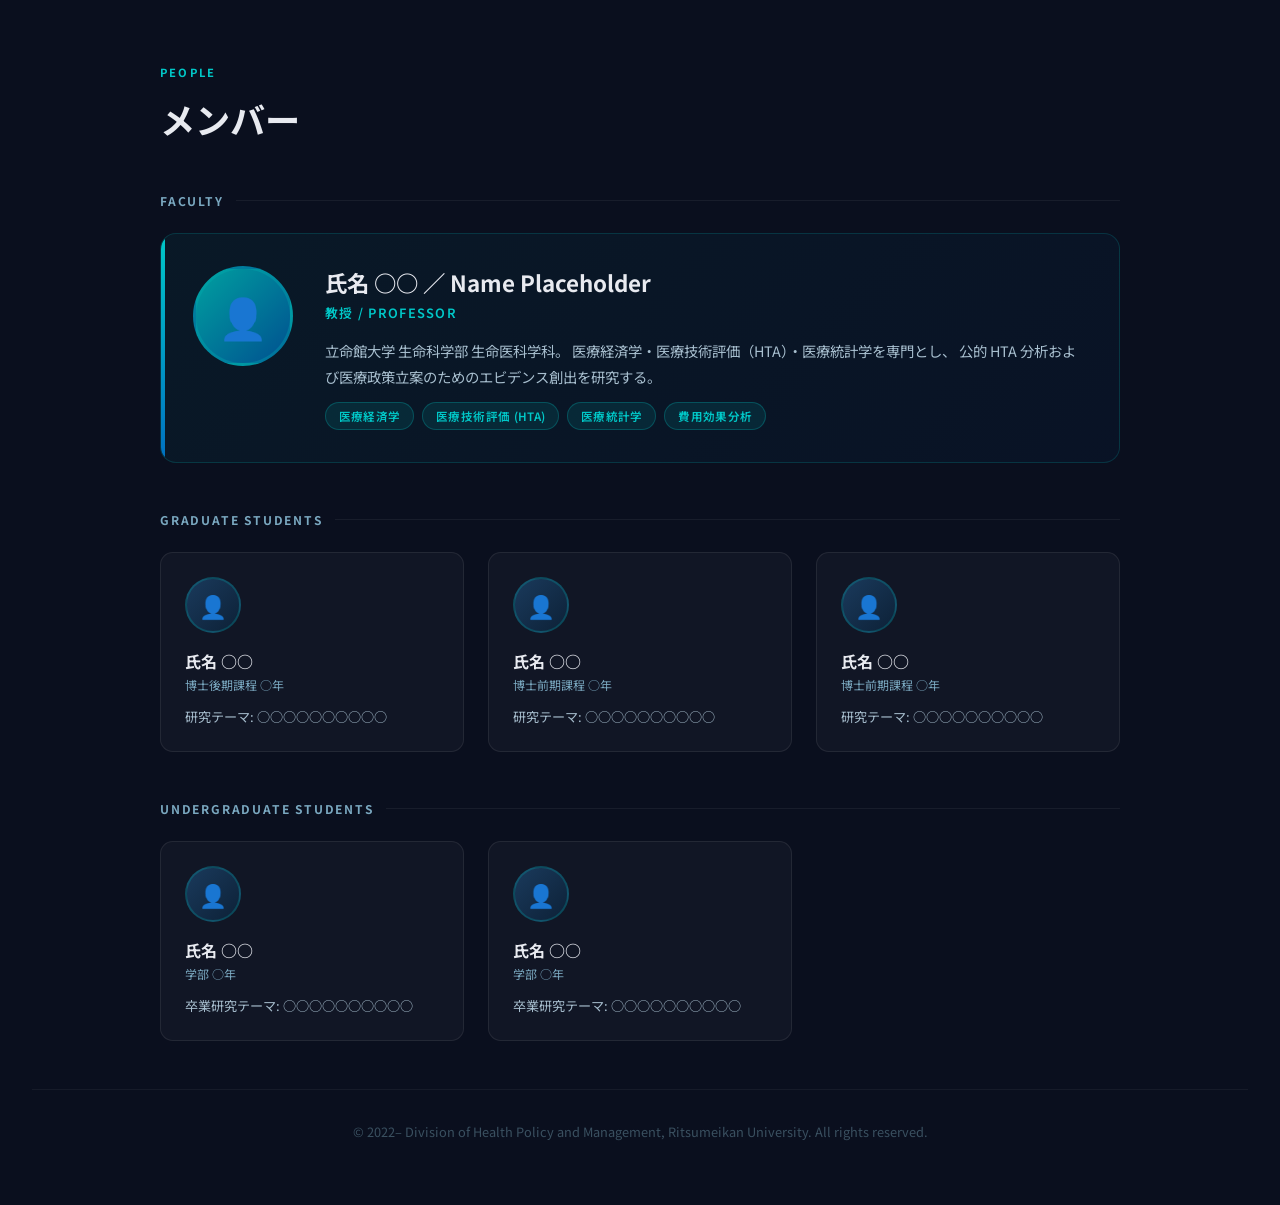
<file: members.html>
<!DOCTYPE html>
<html lang="ja">
<head>
<meta charset="UTF-8">
<meta name="viewport" content="width=device-width, initial-scale=1.0">
<link href="https://fonts.googleapis.com/css2?family=Noto+Sans+JP:wght@300;400;700&family=Inter:wght@300;400;600;700&display=swap" rel="stylesheet">
<style>
  * { margin: 0; padding: 0; box-sizing: border-box; }

  body {
    font-family: 'Noto Sans JP', 'Inter', sans-serif;
    background: #0a0f1e;
    color: #e8eaf0;
    padding: 4rem 2rem;
  }

  .container { max-width: 960px; margin: 0 auto; }

  .section-label {
    font-size: 0.7rem;
    font-weight: 700;
    letter-spacing: 0.2em;
    text-transform: uppercase;
    color: #00c8c8;
    margin-bottom: 0.8rem;
  }

  .section-title {
    font-size: clamp(1.6rem, 3vw, 2.2rem);
    font-weight: 700;
    color: #e8eaf0;
    margin-bottom: 3rem;
  }

  /* ── Faculty ── */
  .faculty-card {
    display: grid;
    grid-template-columns: auto 1fr;
    gap: 2rem;
    align-items: start;
    background: linear-gradient(135deg, rgba(0,180,180,0.06), rgba(0,80,160,0.06));
    border: 1px solid rgba(0,180,180,0.2);
    border-radius: 1rem;
    padding: 2rem;
    margin-bottom: 3rem;
    position: relative;
    overflow: hidden;
  }

  .faculty-card::before {
    content: '';
    position: absolute;
    top: 0; left: 0;
    width: 4px; height: 100%;
    background: linear-gradient(180deg, #00c8c8, #0070c0);
  }

  .avatar {
    width: 100px; height: 100px;
    border-radius: 50%;
    background: linear-gradient(135deg, #00a0a0, #005090);
    display: flex;
    align-items: center;
    justify-content: center;
    font-size: 2.5rem;
    color: #fff;
    flex-shrink: 0;
    border: 3px solid rgba(0,180,180,0.3);
  }

  .faculty-info h3 {
    font-size: 1.4rem;
    font-weight: 700;
    color: #e8eaf0;
    margin-bottom: 0.3rem;
  }

  .faculty-info .role {
    font-size: 0.8rem;
    color: #00c8c8;
    font-weight: 600;
    letter-spacing: 0.1em;
    text-transform: uppercase;
    margin-bottom: 1rem;
  }

  .faculty-info p {
    font-size: 0.9rem;
    color: #a8bfcf;
    line-height: 1.8;
    margin-bottom: 0.8rem;
  }

  .tag-list {
    display: flex;
    flex-wrap: wrap;
    gap: 0.5rem;
    margin-top: 0.8rem;
  }

  .tag {
    background: rgba(0,180,180,0.12);
    border: 1px solid rgba(0,180,180,0.3);
    color: #00c8c8;
    font-size: 0.72rem;
    font-weight: 600;
    padding: 0.3rem 0.8rem;
    border-radius: 2rem;
    letter-spacing: 0.03em;
  }

  /* ── Student grid ── */
  .student-grid {
    display: grid;
    grid-template-columns: repeat(auto-fill, minmax(240px, 1fr));
    gap: 1.5rem;
    margin-bottom: 3rem;
  }

  .student-card {
    background: rgba(255,255,255,0.03);
    border: 1px solid rgba(255,255,255,0.08);
    border-radius: 0.8rem;
    padding: 1.5rem;
    transition: border-color 0.3s, background 0.3s, transform 0.2s;
  }

  .student-card:hover {
    border-color: rgba(0,180,180,0.35);
    background: rgba(0,180,180,0.05);
    transform: translateY(-3px);
  }

  .student-avatar {
    width: 56px; height: 56px;
    border-radius: 50%;
    background: linear-gradient(135deg, #1a3a5c, #0d2137);
    border: 2px solid rgba(0,180,180,0.25);
    display: flex;
    align-items: center;
    justify-content: center;
    font-size: 1.4rem;
    margin-bottom: 1rem;
  }

  .student-card h4 {
    font-size: 1rem;
    font-weight: 700;
    color: #e8eaf0;
    margin-bottom: 0.2rem;
  }

  .student-card .grade {
    font-size: 0.75rem;
    color: #7aa8c0;
    margin-bottom: 0.8rem;
  }

  .student-card .theme {
    font-size: 0.82rem;
    color: #a8bfcf;
    line-height: 1.6;
  }

  .subsection-label {
    font-size: 0.75rem;
    font-weight: 700;
    letter-spacing: 0.15em;
    text-transform: uppercase;
    color: #7aa8c0;
    margin: 2.5rem 0 1.5rem;
    display: flex;
    align-items: center;
    gap: 0.8rem;
  }
  .subsection-label::after {
    content: '';
    flex: 1;
    height: 1px;
    background: rgba(255,255,255,0.06);
  }

  @media (max-width: 560px) {
    .faculty-card { grid-template-columns: 1fr; }
    .avatar { width: 72px; height: 72px; font-size: 1.8rem; }
  }

  footer {
    text-align: center;
    padding: 2rem 0 0;
    color: #3a5060;
    font-size: 0.8rem;
    border-top: 1px solid rgba(255,255,255,0.05);
    margin-top: 3rem;
  }
</style>
</head>
<body>
<div class="container">

  <div class="section-label">People</div>
  <h2 class="section-title">メンバー</h2>

  <!-- Faculty -->
  <div class="subsection-label">Faculty</div>

  <div class="faculty-card">
    <div class="avatar">👤</div>
    <div class="faculty-info">
      <h3>氏名 ○○ ／ Name Placeholder</h3>
      <div class="role">教授 / Professor</div>
      <p>
        立命館大学 生命科学部 生命医科学科。
        医療経済学・医療技術評価（HTA）・医療統計学を専門とし、
        公的 HTA 分析および医療政策立案のためのエビデンス創出を研究する。
      </p>
      <div class="tag-list">
        <span class="tag">医療経済学</span>
        <span class="tag">医療技術評価 (HTA)</span>
        <span class="tag">医療統計学</span>
        <span class="tag">費用効果分析</span>
      </div>
    </div>
  </div>

  <!-- Graduate -->
  <div class="subsection-label">Graduate Students</div>
  <div class="student-grid">
    <div class="student-card">
      <div class="student-avatar">👤</div>
      <h4>氏名 ○○</h4>
      <div class="grade">博士後期課程 ○年</div>
      <div class="theme">研究テーマ: ○○○○○○○○○○</div>
    </div>
    <div class="student-card">
      <div class="student-avatar">👤</div>
      <h4>氏名 ○○</h4>
      <div class="grade">博士前期課程 ○年</div>
      <div class="theme">研究テーマ: ○○○○○○○○○○</div>
    </div>
    <div class="student-card">
      <div class="student-avatar">👤</div>
      <h4>氏名 ○○</h4>
      <div class="grade">博士前期課程 ○年</div>
      <div class="theme">研究テーマ: ○○○○○○○○○○</div>
    </div>
  </div>

  <!-- Undergraduate -->
  <div class="subsection-label">Undergraduate Students</div>
  <div class="student-grid">
    <div class="student-card">
      <div class="student-avatar">👤</div>
      <h4>氏名 ○○</h4>
      <div class="grade">学部 ○年</div>
      <div class="theme">卒業研究テーマ: ○○○○○○○○○○</div>
    </div>
    <div class="student-card">
      <div class="student-avatar">👤</div>
      <h4>氏名 ○○</h4>
      <div class="grade">学部 ○年</div>
      <div class="theme">卒業研究テーマ: ○○○○○○○○○○</div>
    </div>
  </div>

</div>

<footer>
  &copy; 2022– Division of Health Policy and Management, Ritsumeikan University. All rights reserved.
</footer>
</body>
</html>
</file>
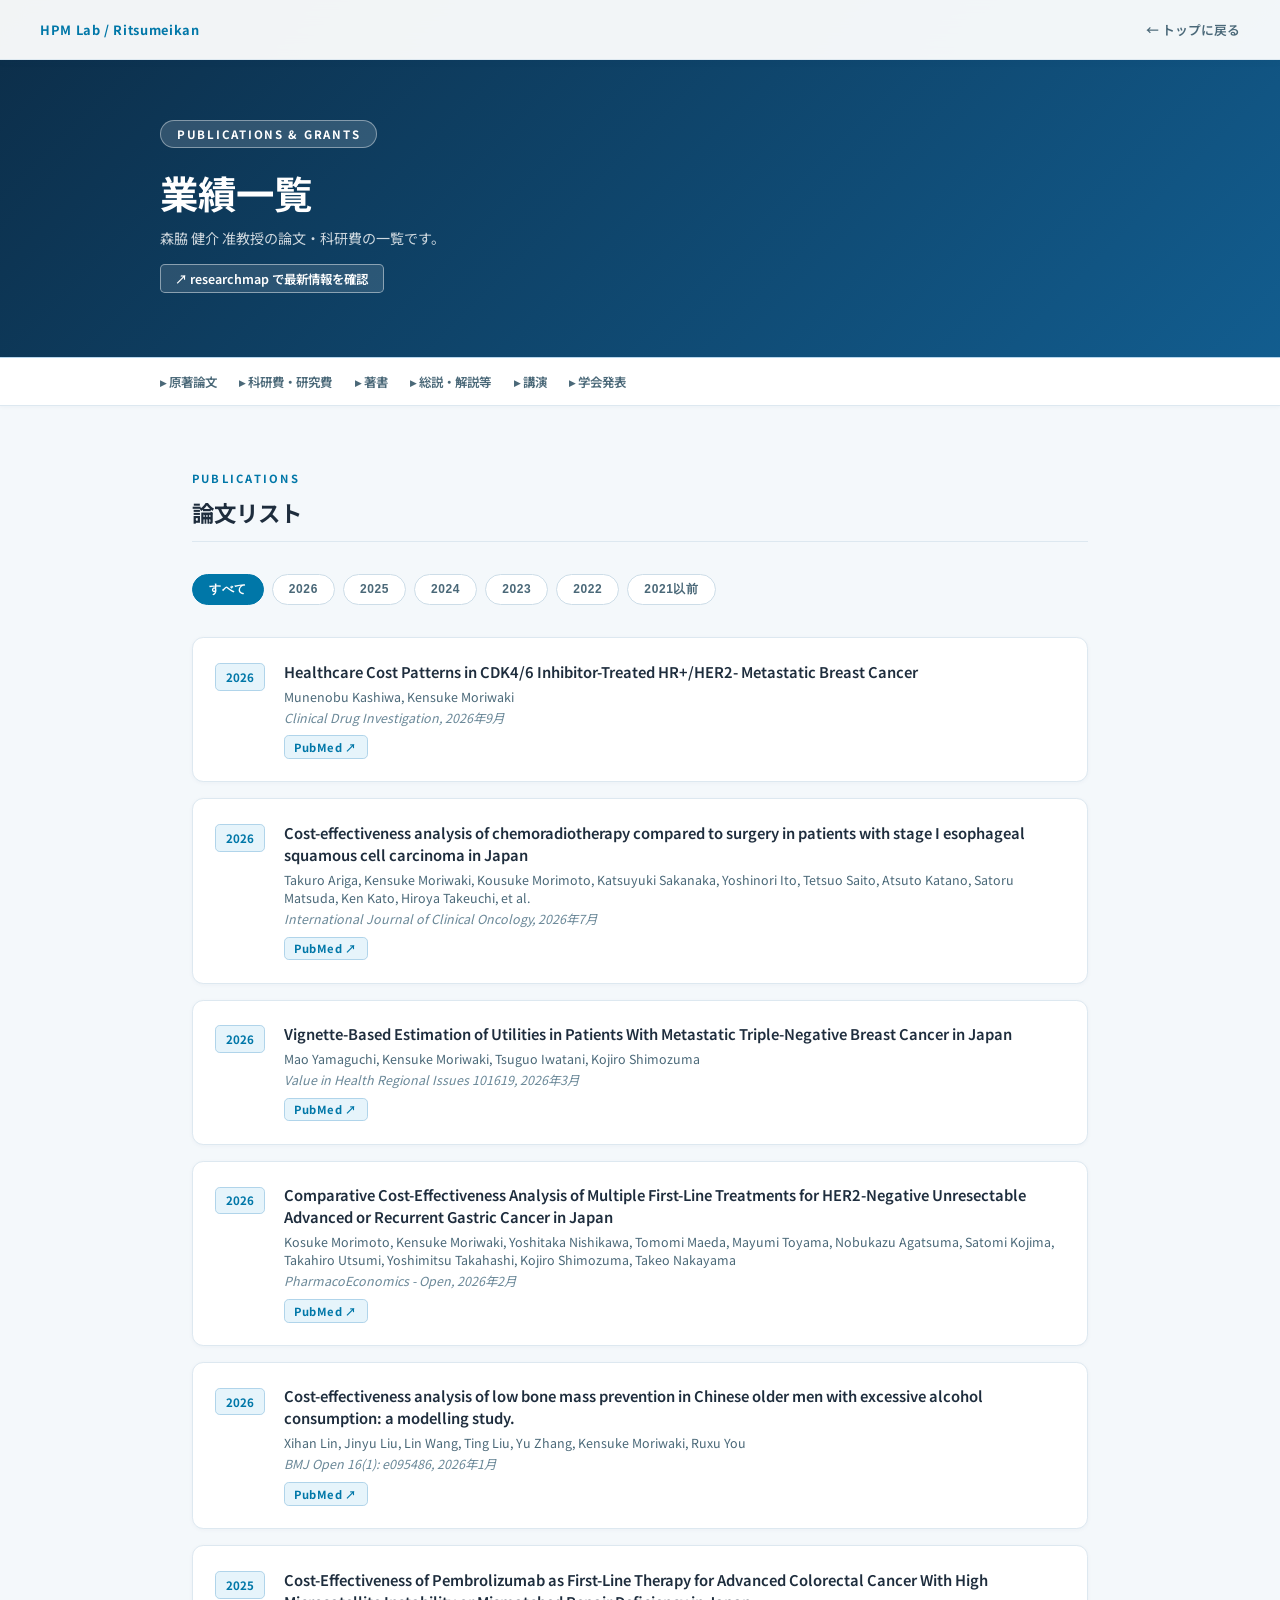
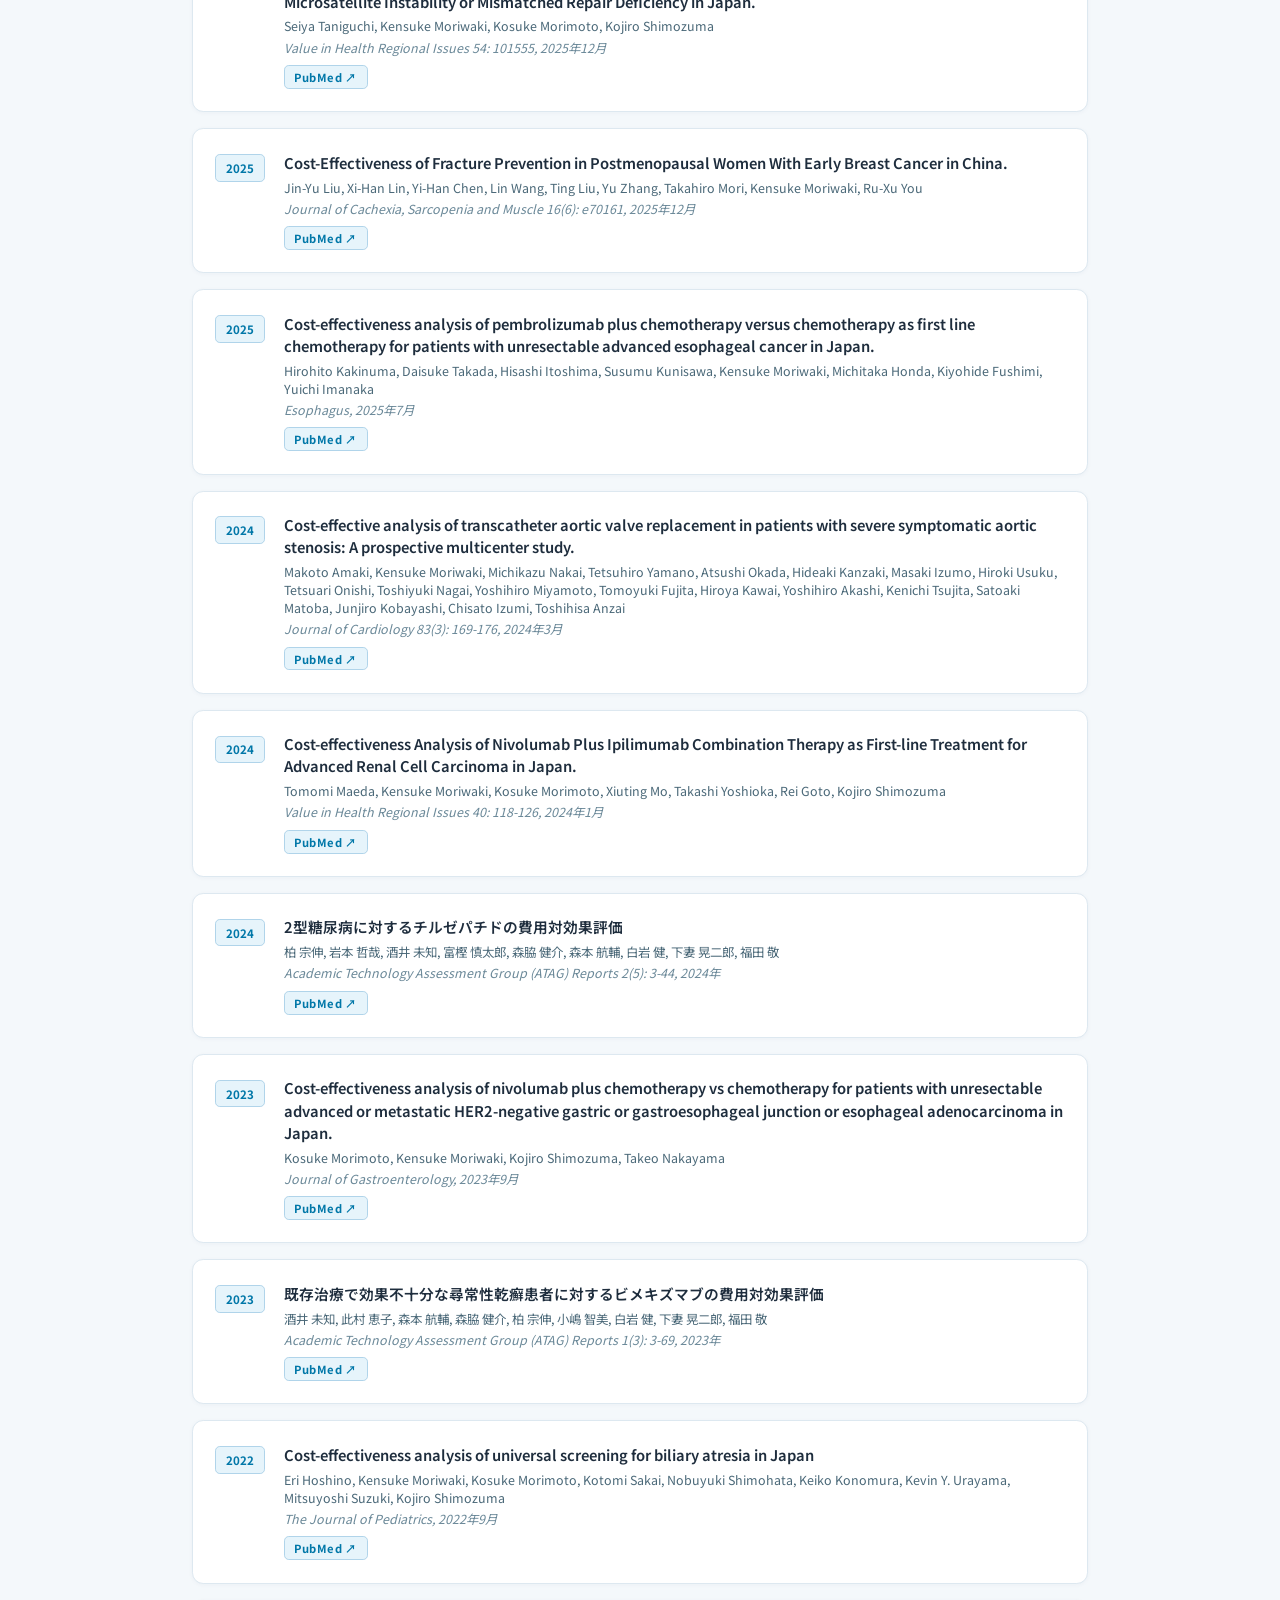
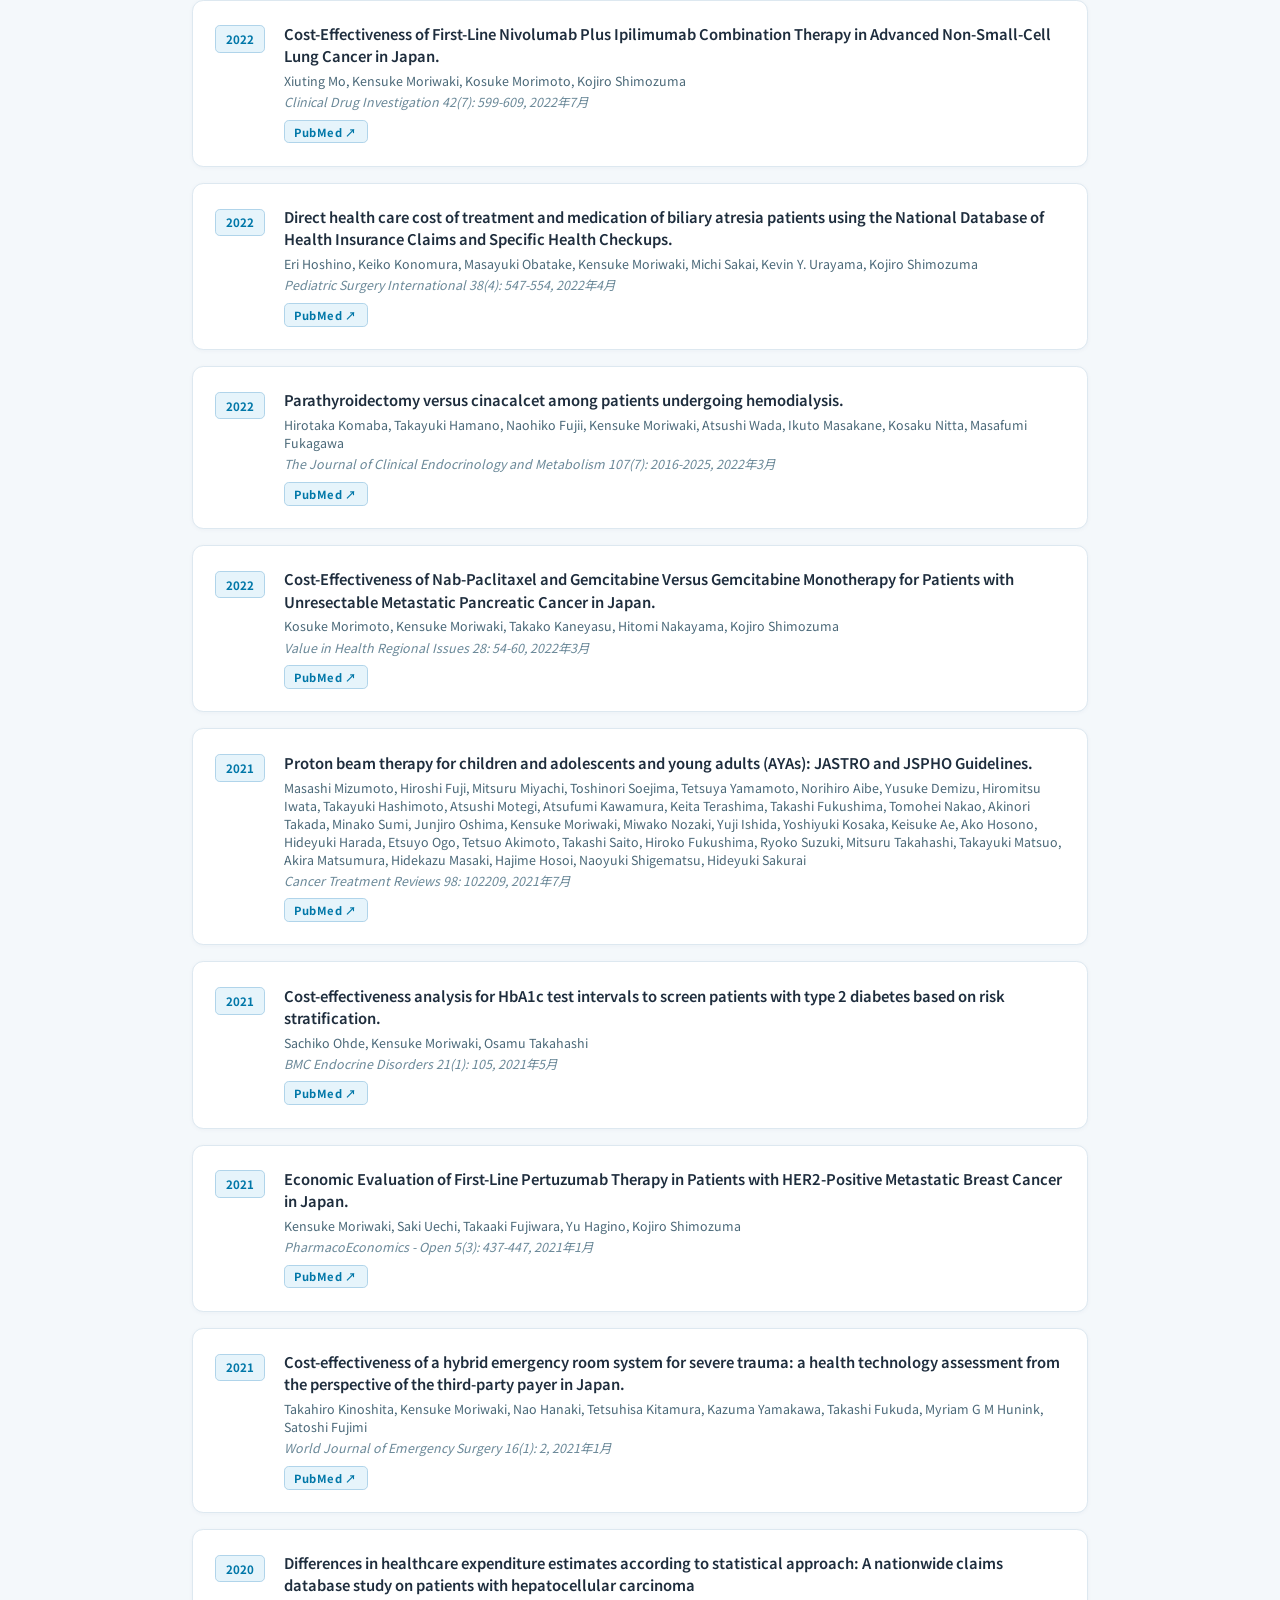
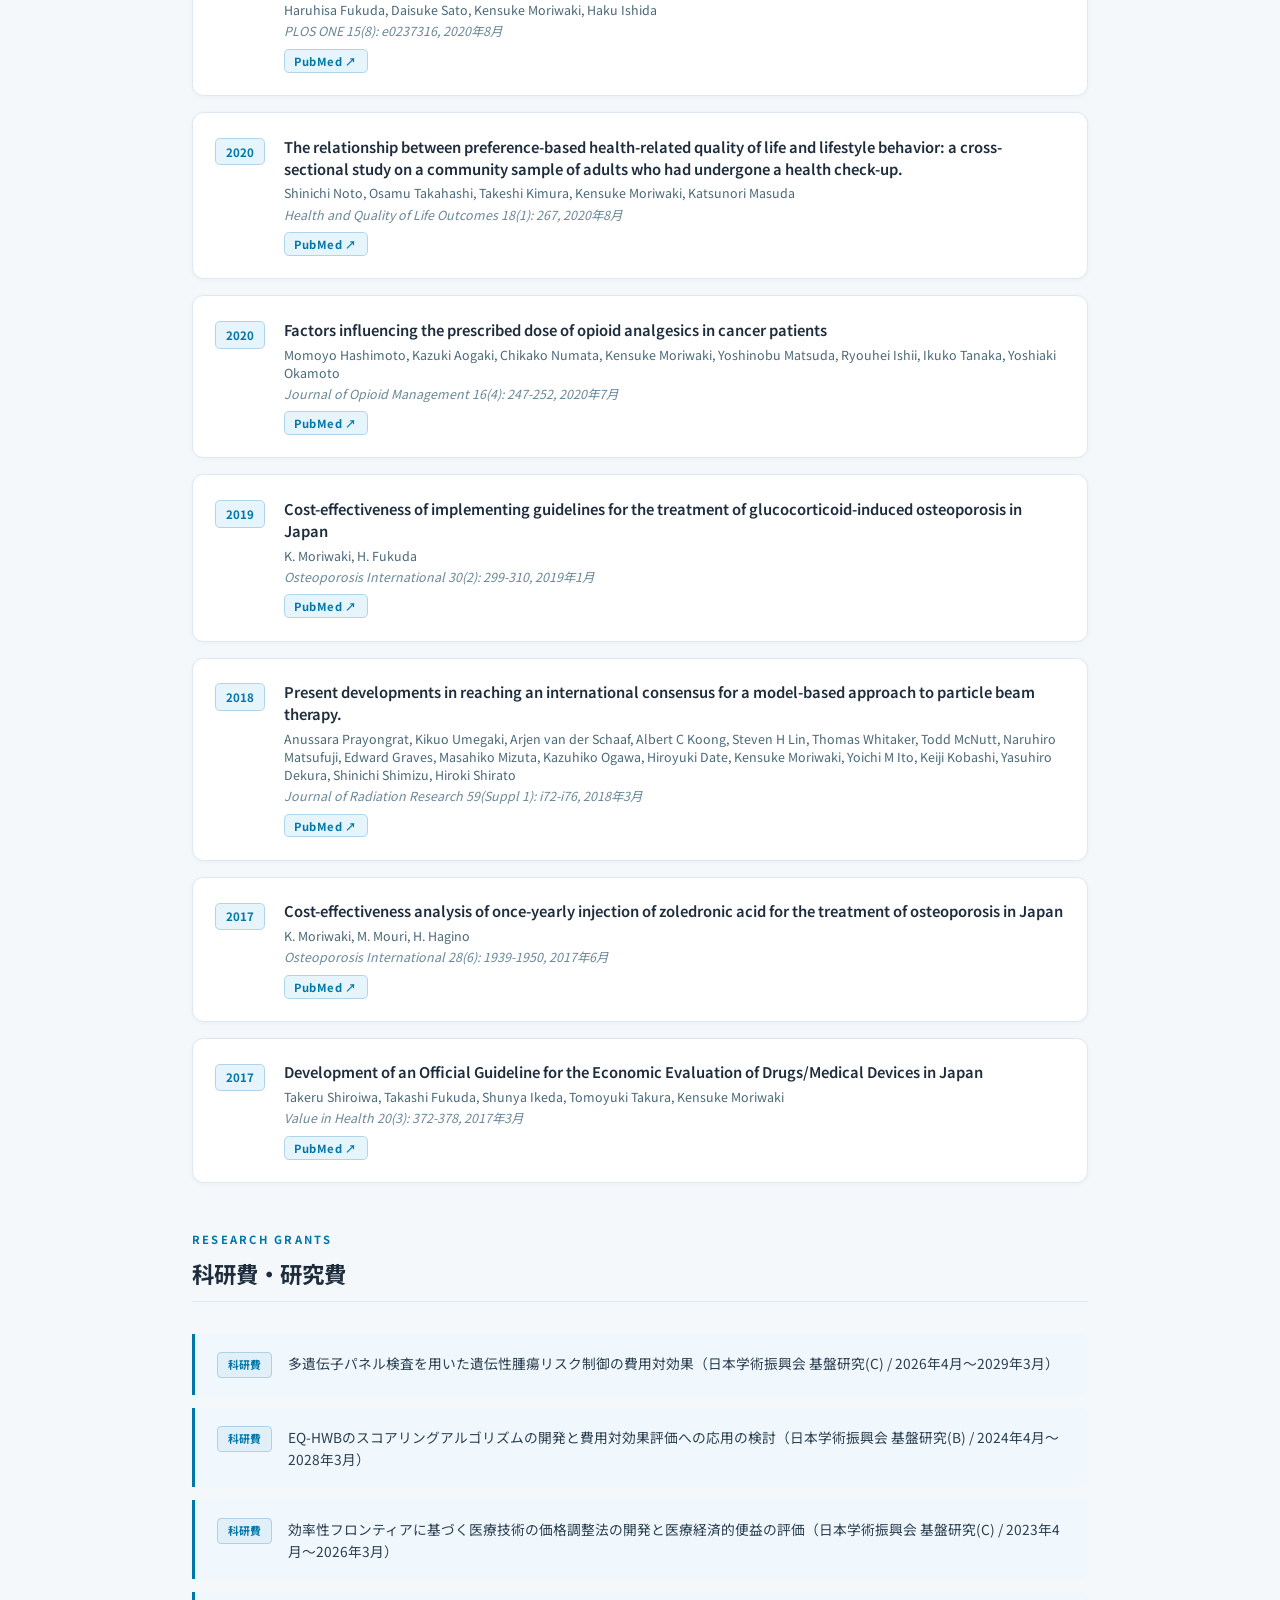
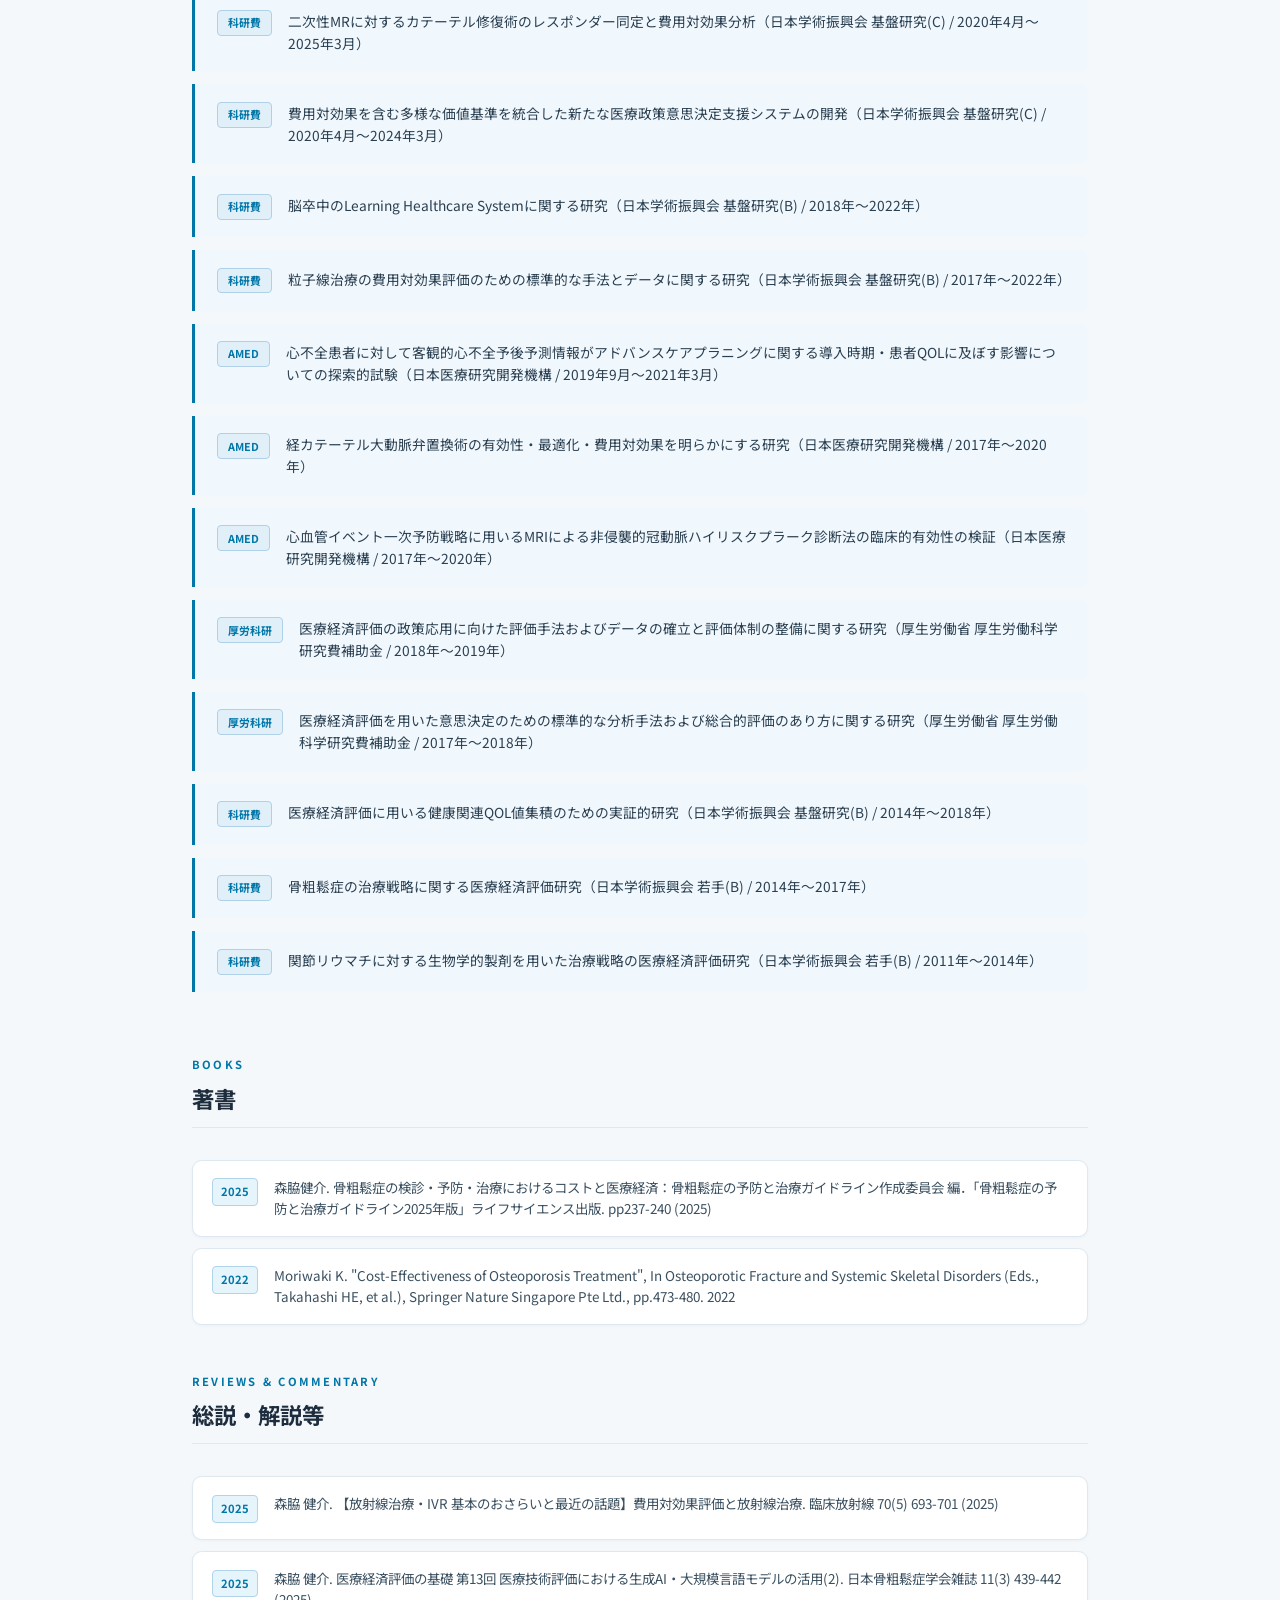
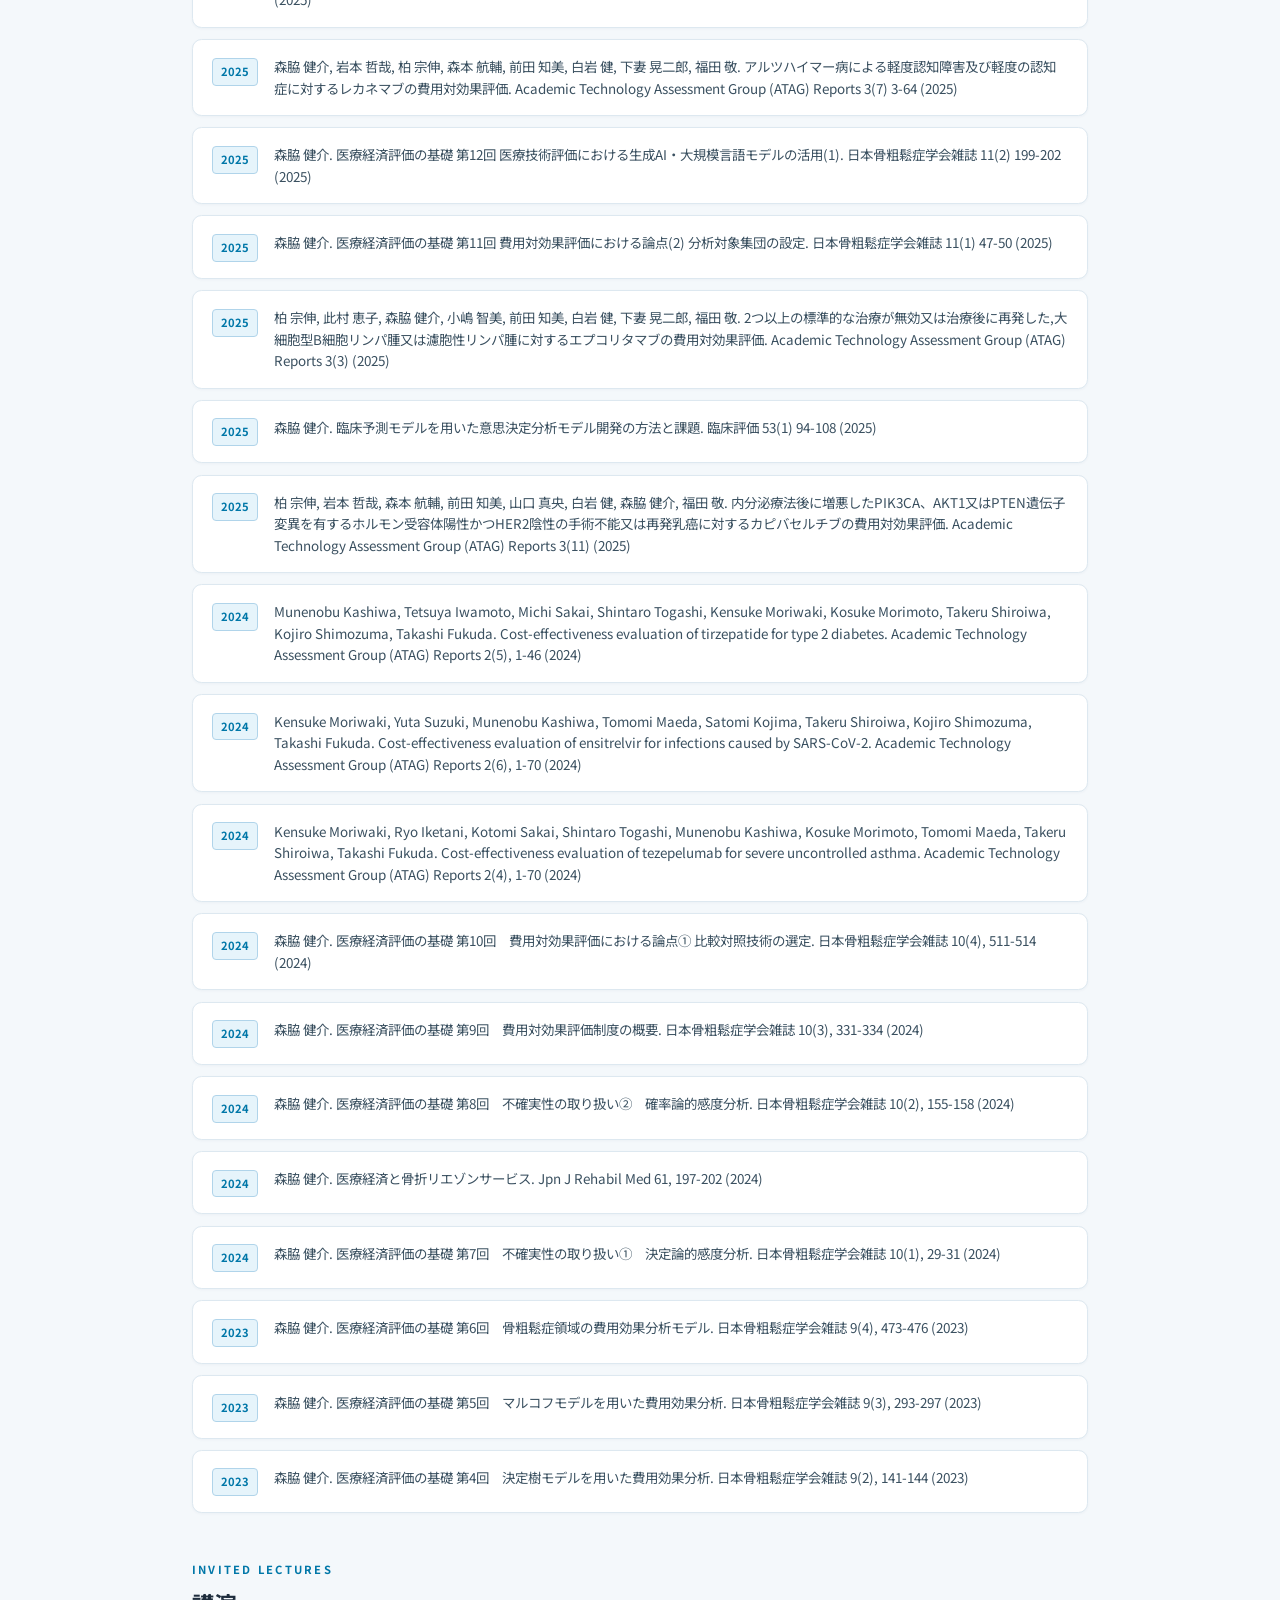
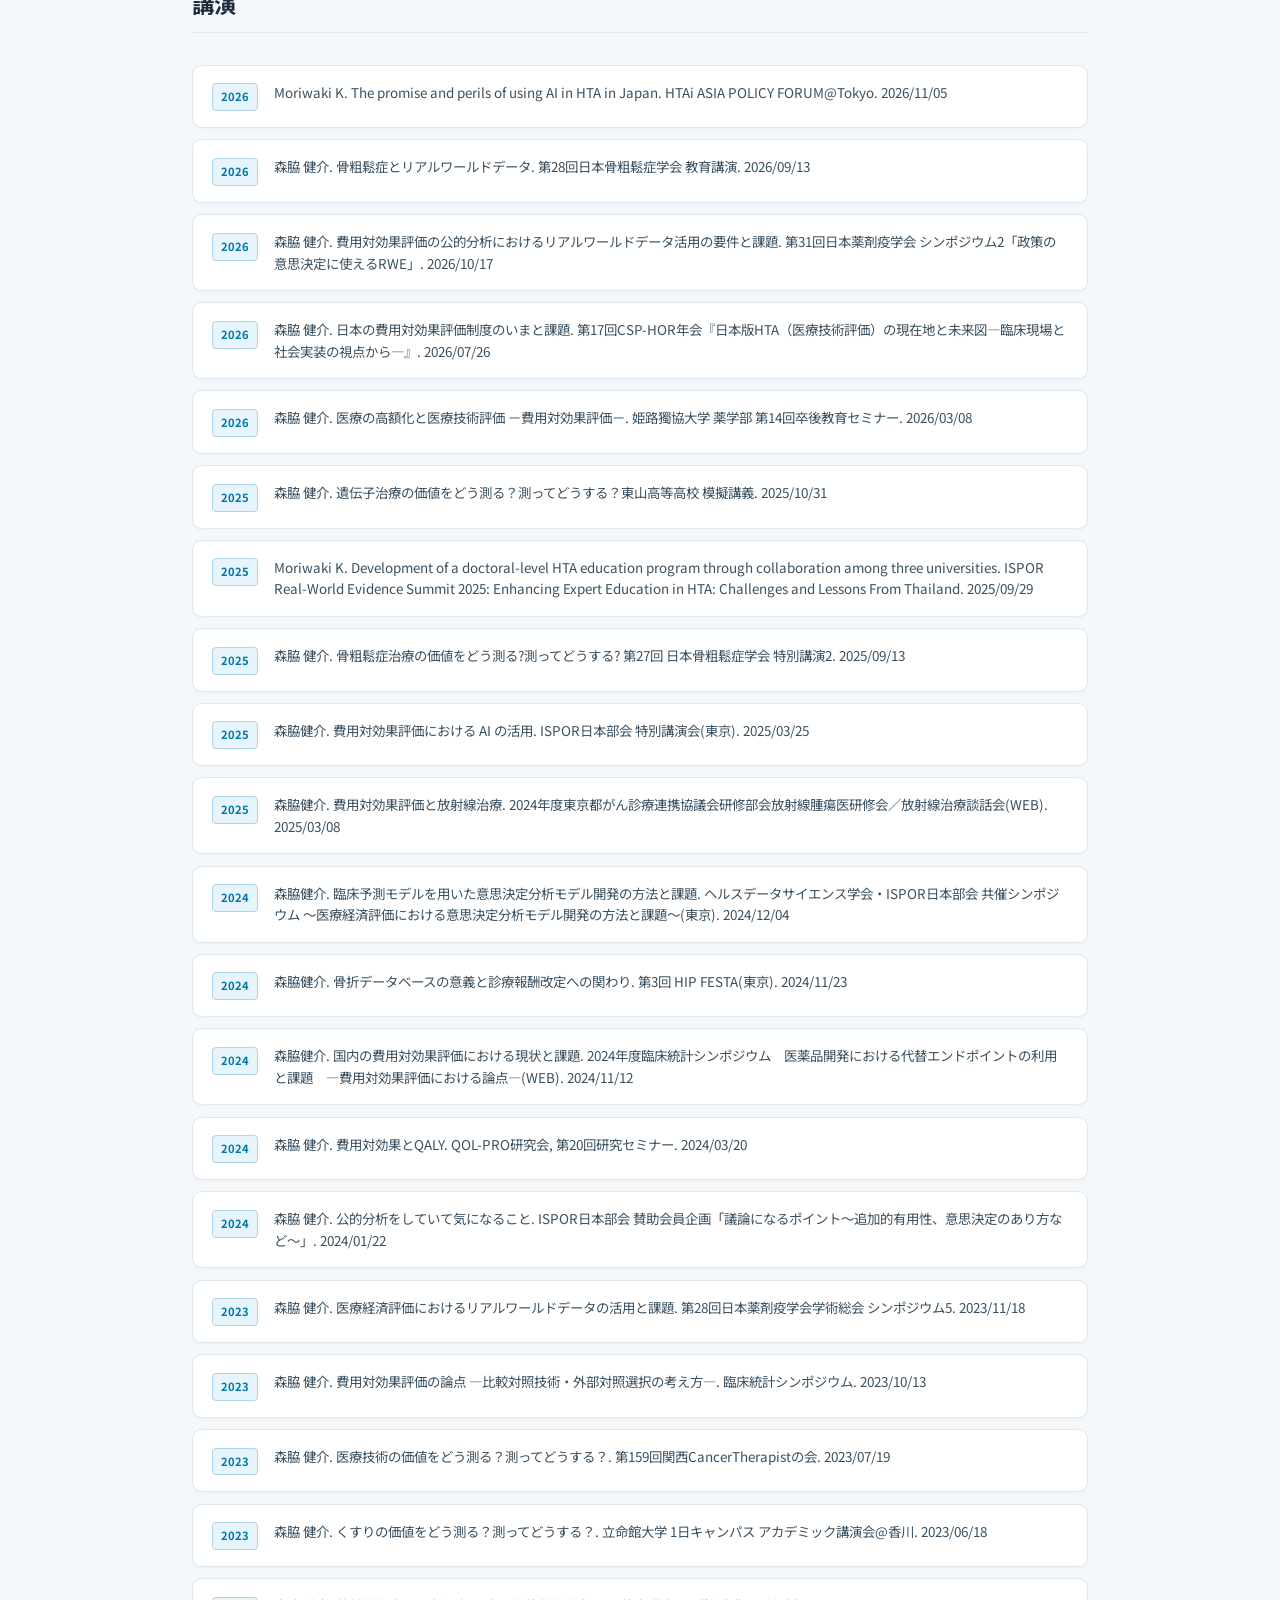
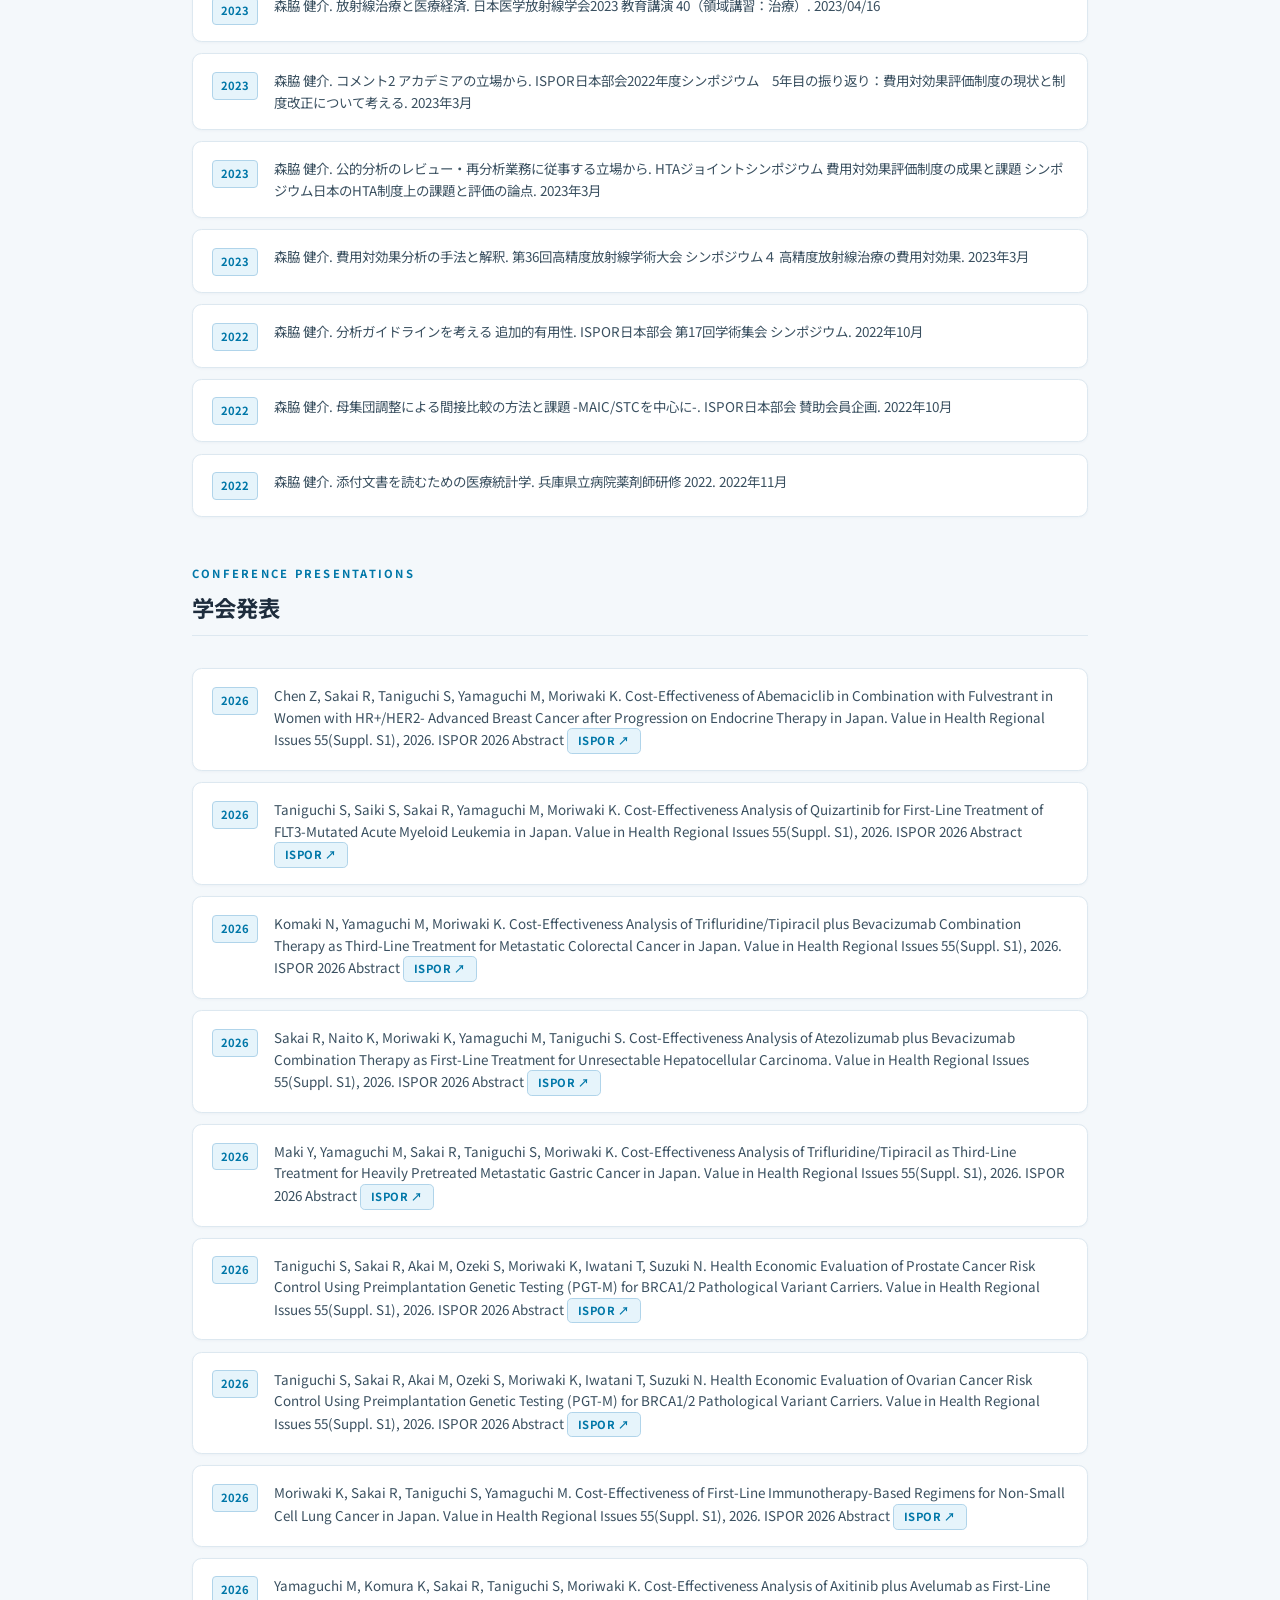
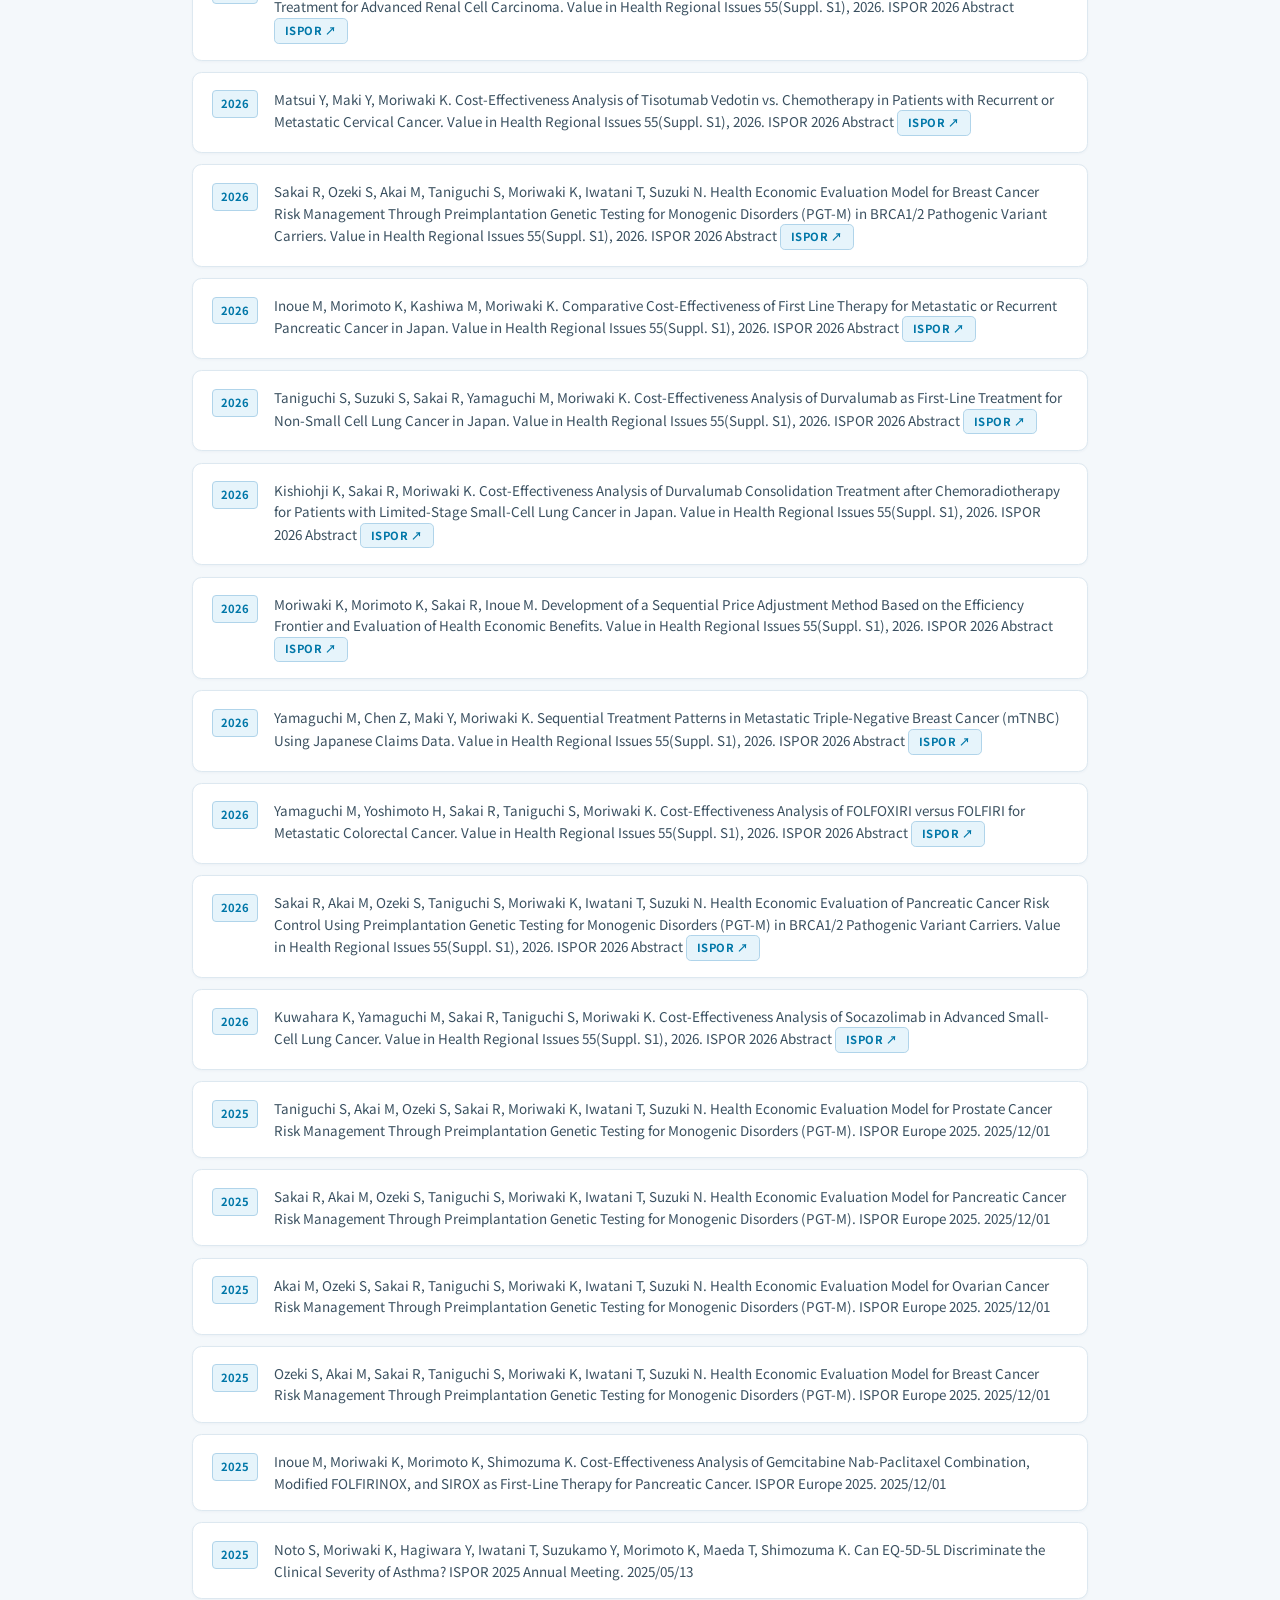
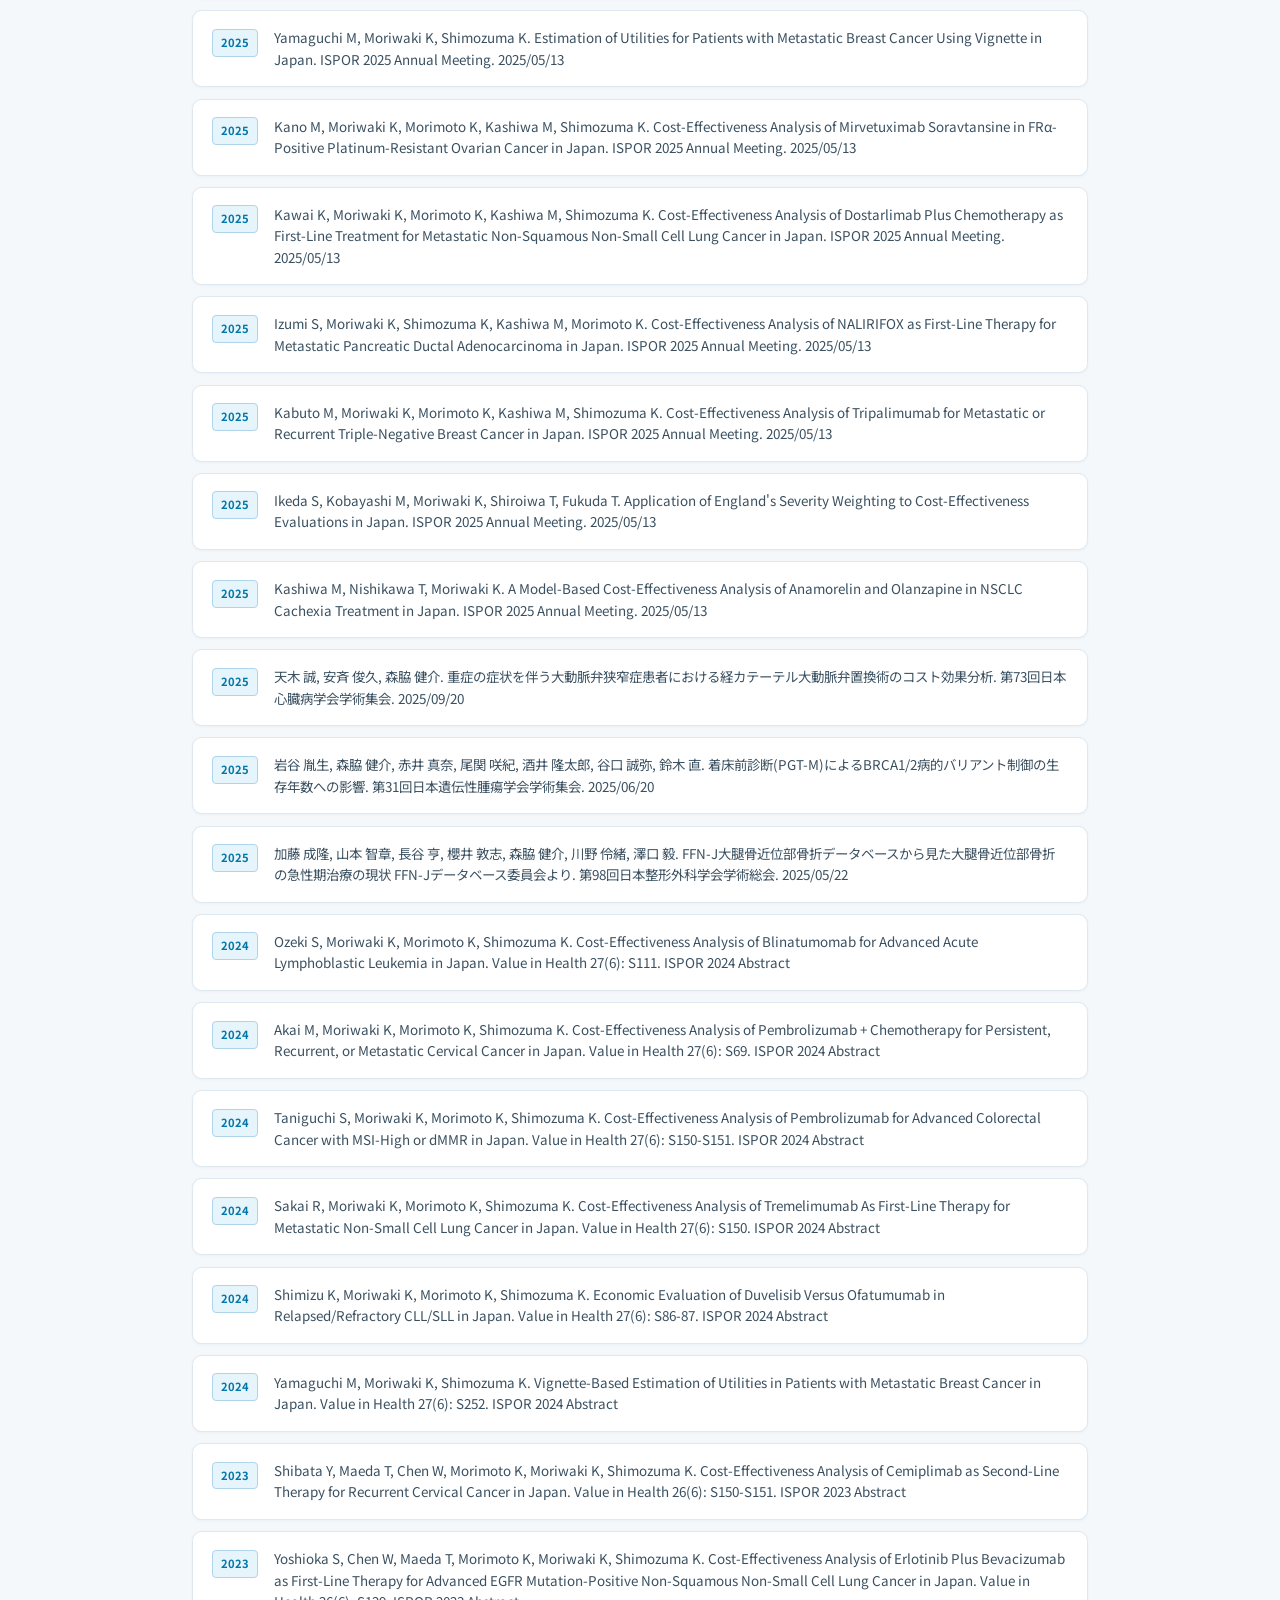
<file: publications.html>
<!DOCTYPE html>
<html lang="ja">
<head>
<meta charset="UTF-8">
<meta name="viewport" content="width=device-width, initial-scale=1.0">
<title>業績一覧 | 医療政策・管理学研究室</title>
<link href="https://fonts.googleapis.com/css2?family=Noto+Sans+JP:wght@300;400;700&family=Inter:wght@300;400;600;700&display=swap" rel="stylesheet">
<style>
* { margin: 0; padding: 0; box-sizing: border-box; }
html { scroll-behavior: smooth; }
body { font-family: 'Noto Sans JP','Inter',sans-serif; background:#f4f8fb; color:#1e2d3d; }

nav {
  position: fixed; top:0; left:0; right:0; z-index:100;
  display:flex; align-items:center; justify-content:space-between;
  padding:0 2.5rem; height:60px;
  background:rgba(255,255,255,0.95); backdrop-filter:blur(12px);
  border-bottom:1px solid #dde8f0;
  box-shadow:0 1px 8px rgba(0,60,100,0.06);
}
.nav-logo { font-size:0.8rem; font-weight:700; color:#0077a8; letter-spacing:0.05em; }
.nav-back { font-size:0.8rem; font-weight:600; color:#4a6878; text-decoration:none; transition:color 0.2s; }
.nav-back:hover { color:#0077a8; }

.page-hero {
  padding: 120px 2rem 4rem;
  background: linear-gradient(135deg,#0c2d48,#125d8f);
  border-bottom: 1px solid #b8d8ef;
}
.page-hero .badge {
  display:inline-block; background:rgba(255,255,255,0.15);
  border:1px solid rgba(255,255,255,0.4); color:#ffffff;
  font-size:0.72rem; font-weight:700; letter-spacing:0.15em;
  text-transform:uppercase; padding:0.3rem 1rem; border-radius:2rem; margin-bottom:1rem;
}
.page-hero h1 { font-size:clamp(1.6rem,3vw,2.4rem); font-weight:700; color:#ffffff; margin-bottom:0.5rem; }
.page-hero p { font-size:0.88rem; color:rgba(255,255,255,0.8); }
.page-hero .researchmap-link {
  display:inline-flex; align-items:center; gap:0.4rem; margin-top:1rem;
  font-size:0.78rem; font-weight:600; color:#ffffff;
  text-decoration:none; border:1px solid rgba(255,255,255,0.45);
  padding:0.3rem 0.9rem; border-radius:0.3rem;
  background:rgba(255,255,255,0.12); transition:background 0.2s;
}
.page-hero .researchmap-link:hover { background:rgba(255,255,255,0.22); }

/* section nav bar */
.section-nav {
  background:#ffffff; border-bottom:1px solid #dde8f0;
  padding:0.9rem 2rem;
  box-shadow:0 1px 4px rgba(0,60,100,0.04);
}
.section-nav-inner {
  max-width:960px; margin:0 auto;
  display:flex; flex-wrap:wrap; gap:0.6rem 1.4rem; font-size:0.78rem;
}
.section-nav-inner a {
  color:#4a6878; text-decoration:none; transition:color 0.2s;
  font-weight:600;
}
.section-nav-inner a:hover { color:#0077a8; }

.container { max-width:960px; margin:0 auto; padding:4rem 2rem; }

.section-label {
  font-size:0.7rem; font-weight:700; letter-spacing:0.2em;
  text-transform:uppercase; color:#0077a8; margin-bottom:0.6rem;
}
.section-title {
  font-size:1.4rem; font-weight:700; color:#1e2d3d;
  margin-bottom:2rem; padding-bottom:0.8rem;
  border-bottom:1px solid #dde8f0;
}

/* filter tabs */
.filter-tabs { display:flex; gap:0.5rem; flex-wrap:wrap; margin-bottom:2rem; }
.filter-tab {
  background:#ffffff; border:1px solid #cddde8;
  color:#4a6878; font-size:0.75rem; font-weight:600; letter-spacing:0.05em;
  padding:0.4rem 1rem; border-radius:2rem; cursor:pointer; transition:all 0.2s;
}
.filter-tab:hover { border-color:#0077a8; color:#0077a8; background:#f0f7fc; }
.filter-tab.active { background:#0077a8; border-color:#0077a8; color:#ffffff; }

.pub-list { display:flex; flex-direction:column; gap:1rem; margin-bottom:1rem; }
.pub-item {
  display:grid; grid-template-columns:auto 1fr; gap:1.2rem; align-items:start;
  padding:1.4rem; background:#ffffff;
  border:1px solid #dde8f0; border-radius:0.7rem;
  transition:border-color 0.3s, box-shadow 0.3s;
  box-shadow:0 1px 4px rgba(0,60,100,0.04);
}
.pub-item:hover { border-color:#0077a8; box-shadow:0 3px 12px rgba(0,100,160,0.09); }
.pub-year {
  font-size:0.72rem; font-weight:700; color:#0077a8;
  background:#e6f4fb; border:1px solid #b0d4ea;
  padding:0.3rem 0.6rem; border-radius:0.3rem; white-space:nowrap; margin-top:0.15rem;
}
.pub-content h4 { font-size:0.92rem; font-weight:600; color:#1e2d3d; margin-bottom:0.3rem; line-height:1.5; }
.pub-content h4 a { color:#0077a8; text-decoration:none; }
.pub-content h4 a:hover { text-decoration:underline; }
.pub-content .authors { font-size:0.78rem; color:#4a6878; margin-bottom:0.2rem; }
.pub-content .journal { font-size:0.78rem; color:#6a8898; font-style:italic; margin-bottom:0.4rem; }
.pub-link {
  display:inline-flex; align-items:center; gap:0.3rem;
  font-size:0.7rem; font-weight:700; letter-spacing:0.04em;
  color:#0077a8; background:#e6f4fb; border:1px solid #b0d4ea;
  padding:0.18rem 0.6rem; border-radius:0.3rem; text-decoration:none;
  transition:background 0.2s, border-color 0.2s;
}
.pub-link:hover { background:#c8e8f6; border-color:#0077a8; }
.pub-item.hidden { display:none; }

.grant-list { display:flex; flex-direction:column; gap:0.8rem; margin-bottom:2rem; }
.grant-item {
  display:flex; align-items:flex-start; gap:1rem;
  padding:1.1rem 1.4rem; background:#f0f7fd;
  border-left:3px solid #0077a8; border-radius:0 0.5rem 0.5rem 0;
  font-size:0.86rem; color:#2a3f50; line-height:1.6;
}
.grant-badge {
  font-size:0.68rem; font-weight:700; color:#0077a8;
  background:#e0eff8; border:1px solid #b0d0e8;
  padding:0.2rem 0.6rem; border-radius:0.25rem; white-space:nowrap; flex-shrink:0;
}
.grant-item.hidden { display:none; }

/* misc (books, reviews, lectures, presentations) */
.misc-list { display:flex; flex-direction:column; gap:0.7rem; margin-bottom:1rem; }
.misc-item {
  display:grid; grid-template-columns:auto 1fr; gap:1rem; align-items:start;
  padding:1rem 1.2rem; background:#ffffff;
  border:1px solid #dde8f0; border-radius:0.6rem;
  font-size:0.84rem; color:#3a5060; line-height:1.6;
  transition:border-color 0.3s, box-shadow 0.3s;
  box-shadow:0 1px 3px rgba(0,60,100,0.04);
}
.misc-item:hover { border-color:#0077a8; box-shadow:0 2px 8px rgba(0,100,160,0.08); }
.misc-year {
  font-size:0.7rem; font-weight:700; color:#0077a8;
  background:#e6f4fb; border:1px solid #b0d4ea;
  padding:0.25rem 0.5rem; border-radius:0.25rem; white-space:nowrap; margin-top:0.1rem;
}

footer {
  text-align:center; padding:2rem; color:#7a9aaa; font-size:0.78rem;
  border-top:1px solid #dde8f0; background:#ffffff;
}
</style>
</head>
<body>

<nav>
  <span class="nav-logo">HPM Lab / Ritsumeikan</span>
  <a href="index.html" class="nav-back">← トップに戻る</a>
</nav>

<div class="page-hero">
  <div style="max-width:960px;margin:0 auto;">
    <div class="badge">Publications & Grants</div>
    <h1>業績一覧</h1>
    <p>森脇 健介 准教授の論文・科研費の一覧です。</p>
    <a href="https://researchmap.jp/moriken_stat" target="_blank" rel="noopener" class="researchmap-link">
      ↗ researchmap で最新情報を確認
    </a>
  </div>
</div>

<div class="section-nav">
  <div class="section-nav-inner">
    <a href="#pub-list-full">▸ 原著論文</a>
    <a href="#grants">▸ 科研費・研究費</a>
    <a href="#books">▸ 著書</a>
    <a href="#reviews">▸ 総説・解説等</a>
    <a href="#lectures">▸ 講演</a>
    <a href="#presentations">▸ 学会発表</a>
  </div>
</div>

<div class="container">

  <!-- ══ Publications ══ -->
  <div class="section-label">Publications</div>
  <h2 class="section-title">論文リスト</h2>

  <div class="filter-tabs" id="pub-filters">
    <button class="filter-tab active" onclick="filterPubs('all',this)">すべて</button>
    <button class="filter-tab" onclick="filterPubs('2026',this)">2026</button>
    <button class="filter-tab" onclick="filterPubs('2025',this)">2025</button>
    <button class="filter-tab" onclick="filterPubs('2024',this)">2024</button>
    <button class="filter-tab" onclick="filterPubs('2023',this)">2023</button>
    <button class="filter-tab" onclick="filterPubs('2022',this)">2022</button>
    <button class="filter-tab" onclick="filterPubs('2021',this)">2021以前</button>
  </div>

  <div class="pub-list" id="pub-list-full"></div>

  <!-- ══ Grants ══ -->
  <div id="grants" style="padding-top:2rem;">
    <div class="section-label">Research Grants</div>
    <h2 class="section-title">科研費・研究費</h2>
    <div class="grant-list" id="grant-list-full"></div>
  </div>

  <!-- ══ Books ══ -->
  <div id="books" style="padding-top:2rem;">
    <div class="section-label">Books</div>
    <h2 class="section-title">著書</h2>
    <div class="misc-list" id="books-list"></div>
  </div>

  <!-- ══ Reviews ══ -->
  <div id="reviews" style="padding-top:2rem;">
    <div class="section-label">Reviews &amp; Commentary</div>
    <h2 class="section-title">総説・解説等</h2>
    <div class="misc-list" id="reviews-list"></div>
  </div>

  <!-- ══ Lectures ══ -->
  <div id="lectures" style="padding-top:2rem;">
    <div class="section-label">Invited Lectures</div>
    <h2 class="section-title">講演</h2>
    <div class="misc-list" id="lectures-list"></div>
  </div>

  <!-- ══ Presentations ══ -->
  <div id="presentations" style="padding-top:2rem;">
    <div class="section-label">Conference Presentations</div>
    <h2 class="section-title">学会発表</h2>
    <div class="misc-list" id="presentations-list"></div>
  </div>

</div>

<footer>
  &copy; 2022– Division of Health Policy and Management, Ritsumeikan University. All rights reserved.
</footer>

<script src="publications-data.js"></script>
<script>
/* データは publications-data.js で管理しています */

function buildPubHTML(p) {
  const titleHtml = p.doi
    ? `<a href="https://doi.org/${p.doi}" target="_blank" rel="noopener">${p.title}</a>`
    : p.title;
  const pmUrl = 'https://pubmed.ncbi.nlm.nih.gov/?term=' + encodeURIComponent(p.title);
  return `
    <div class="pub-item" data-year="${p.year}">
      <span class="pub-year">${p.year}</span>
      <div class="pub-content">
        <h4>${titleHtml}</h4>
        <div class="authors">${p.authors}</div>
        <div class="journal">${p.journal}</div>
        <a class="pub-link" href="${pmUrl}" target="_blank" rel="noopener">PubMed ↗</a>
      </div>
    </div>`;
}

function buildGrantHTML(g) {
  return `
    <div class="grant-item">
      <span class="grant-badge">${g.badge}</span>
      <span>${g.title}（${g.detail}）</span>
    </div>`;
}

// Render full list
document.getElementById('pub-list-full').innerHTML =
  PUBLICATIONS_DATA.map(buildPubHTML).join('');
document.getElementById('grant-list-full').innerHTML =
  GRANTS_DATA.map(buildGrantHTML).join('');

// Inject top-5 into index.html if loaded as iframe/include (no-op here)
// The index.html loads publications.html data via shared JS — see below.

function filterPubs(year, btn) {
  document.querySelectorAll('.filter-tab').forEach(b => b.classList.remove('active'));
  btn.classList.add('active');
  document.querySelectorAll('#pub-list-full .pub-item').forEach(el => {
    const y = parseInt(el.dataset.year);
    if (year === 'all') { el.classList.remove('hidden'); return; }
    if (year === '2021') { el.classList.toggle('hidden', y >= 2022 || y < 2000); return; }
    el.classList.toggle('hidden', el.dataset.year !== year);
  });
}

function buildMiscHTML(item) {
  const link = item.url
    ? ` <a class="pub-link" href="${item.url}" target="_blank" rel="noopener">ISPOR ↗</a>`
    : '';
  return `
    <div class="misc-item">
      <span class="misc-year">${item.year}</span>
      <span>${item.text}${link}</span>
    </div>`;
}

document.getElementById('books-list').innerHTML = BOOKS_DATA.map(buildMiscHTML).join('');
document.getElementById('reviews-list').innerHTML = REVIEWS_DATA.map(buildMiscHTML).join('');
document.getElementById('lectures-list').innerHTML = LECTURES_DATA.map(buildMiscHTML).join('');
document.getElementById('presentations-list').innerHTML = PRESENTATIONS_DATA.map(buildMiscHTML).join('');

/* ════ Sync top-5 to parent index.html (same-origin) ════ */
try {
  const topPubEl = window.opener?.document.getElementById('pub-list-top')
                || window.parent?.document.getElementById('pub-list-top');
  if (topPubEl) {
    topPubEl.innerHTML = PUBLICATIONS_DATA.slice(0,5).map(buildPubHTML).join('');
  }
} catch(e) {}
</script>

</body>
</html>
</file>
